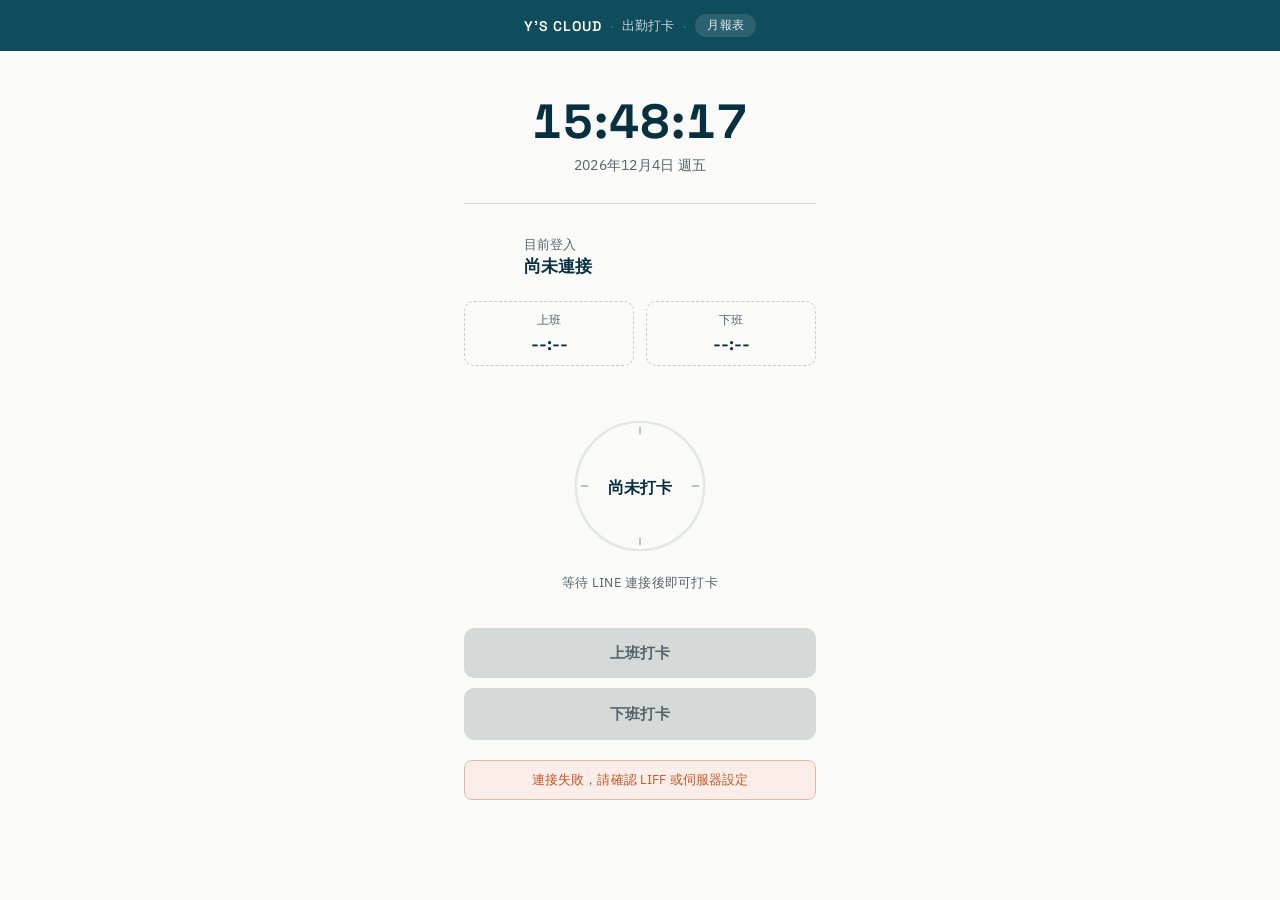
<file: index.html>
<!DOCTYPE html>
<html lang="zh-Hant">

<head>
    <meta charset="UTF-8" />
    <title>Y's Cloud 出勤系統</title>
</head>

<body>
    <script>
        window.location.href = './checkin/index.html' + window.location.search + window.location.hash;
    </script>
</body>

</html>
</file>
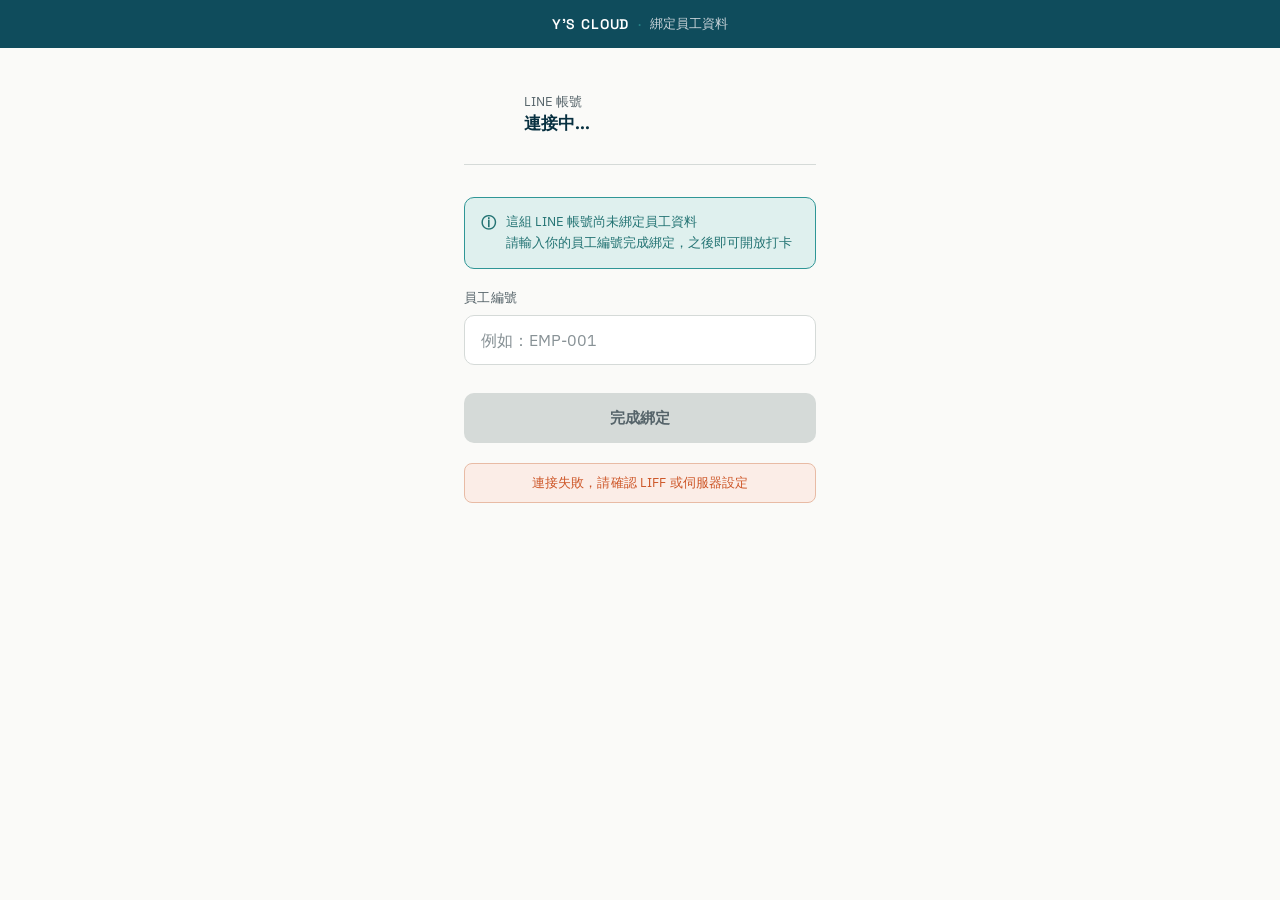
<file: bind/index.html>
<!DOCTYPE html>
<html lang="zh-Hant">

<head>
  <meta charset="UTF-8" />
  <meta name="viewport" content="width=device-width, initial-scale=1.0, viewport-fit=cover" />
  <title>綁定員工資料 · Y's Cloud</title>
  <link rel="icon" type="image/png" href="../assets/favicon.png" />
  <link rel="stylesheet" href="../assets/style.css?v=2" />
</head>

<body>

  <div class="screen">

    <div class="topbar">
      <span class="brand">Y'S CLOUD</span>
      <span class="sep">·</span>
      <span class="sub">綁定員工資料</span>
    </div>

    <div class="card">

      <!-- 使用者資訊（LINE 帳號） -->
      <div class="profile" style="margin-top: 12px;">
        <div class="avatar" id="avatarBox">
          <span class="placeholder">?</span>
        </div>
        <div class="info">
          <div class="greeting">LINE 帳號</div>
          <div class="name" id="userName">連接中...</div>
        </div>
      </div>

      <div class="divider"></div>

      <div class="hint-text">
        這組 LINE 帳號尚未綁定員工資料<br />
        請輸入你的員工編號完成綁定，之後即可開放打卡
      </div>

      <div class="field">
        <label for="empIdInput">員工編號</label>
        <input type="text" id="empIdInput" placeholder="" autocomplete="off" />
      </div>

      <div class="actions">
        <button class="btn btn-primary" id="btnBind" disabled>完成綁定</button>
      </div>

      <div class="status" id="statusBar">正在連接 LINE...</div>

    </div>
  </div>

  <script src="https://static.line-scdn.net/liff/edge/2/sdk.js"></script>
  <script src="../shared/config.js"></script>
  <script src="../shared/liff-utils.js?v=4"></script>
  <script>
    const statusBar = document.getElementById('statusBar');
    const btnBind = document.getElementById('btnBind');
    const empIdInput = document.getElementById('empIdInput');

    function setStatus(text, type) {
      statusBar.textContent = text;
      statusBar.className = 'status' + (type ? ' ' + type : '');
    }

    async function start() {
      try {
        const profile = await LiffUtils.init();
        if (!profile) return; // 正在導轉去登入

        document.getElementById('userName').textContent = profile.displayName;

        const avatarBox = document.getElementById('avatarBox');
        if (profile.pictureUrl) {
          avatarBox.innerHTML = `<img src="${profile.pictureUrl}" alt="頭像" />`;
        } else {
          avatarBox.innerHTML = `<span class="placeholder">${profile.displayName.charAt(0)}</span>`;
        }

        document.querySelector('.card').classList.add('ready');
        requestAnimationFrame(() => avatarBox.classList.add('loaded'));

        // 如果這個 LINE 帳號其實已經綁定過，直接導回打卡頁，不用再填一次
        const binding = await LiffUtils.checkBinding();
        if (binding.bound) {
          setStatus('這組帳號已經綁定過了，正在導回打卡頁...', 'ok');
          setTimeout(() => { window.location.href = '../checkin/index.html'; }, 800);
          return;
        }

        btnBind.disabled = false;
        setStatus('請輸入員工編號完成綁定', null);

      } catch (err) {
        console.error(err);
        setStatus('連接失敗，請確認 LIFF 或伺服器設定', 'error');
        document.querySelector('.card').classList.add('ready');
      }
    }

    btnBind.addEventListener('click', async () => {
      const empId = empIdInput.value.trim();
      if (!empId) {
        setStatus('請輸入員工編號', 'error');
        return;
      }

      btnBind.disabled = true;
      btnBind.textContent = '綁定中...';
      setStatus('正在驗證員工編號...', null);

      try {
        const result = await LiffUtils.bindEmployee(empId);

        if (result.success) {
          setStatus(`綁定成功！歡迎 ${result.empName}，正在前往打卡頁...`, 'ok');
          setTimeout(() => { window.location.href = '../checkin/index.html'; }, 1000);
        } else {
          setStatus(result.message || '綁定失敗，請確認員工編號是否正確', 'error');
          btnBind.disabled = false;
          btnBind.textContent = '完成綁定';
        }
      } catch (err) {
        console.error(err);
        setStatus('連線錯誤，請稍後再試', 'error');
        btnBind.disabled = false;
        btnBind.textContent = '完成綁定';
      }
    });

    // 按 Enter 鍵直接送出
    empIdInput.addEventListener('keydown', (e) => {
      if (e.key === 'Enter' && !btnBind.disabled) {
        btnBind.click();
      }
    });

    document.getElementById('empIdInput').placeholder = `例如：${CONFIG.EMP_ID_EXAMPLE}`;
    start();
  </script>

</body>

</html>
</file>
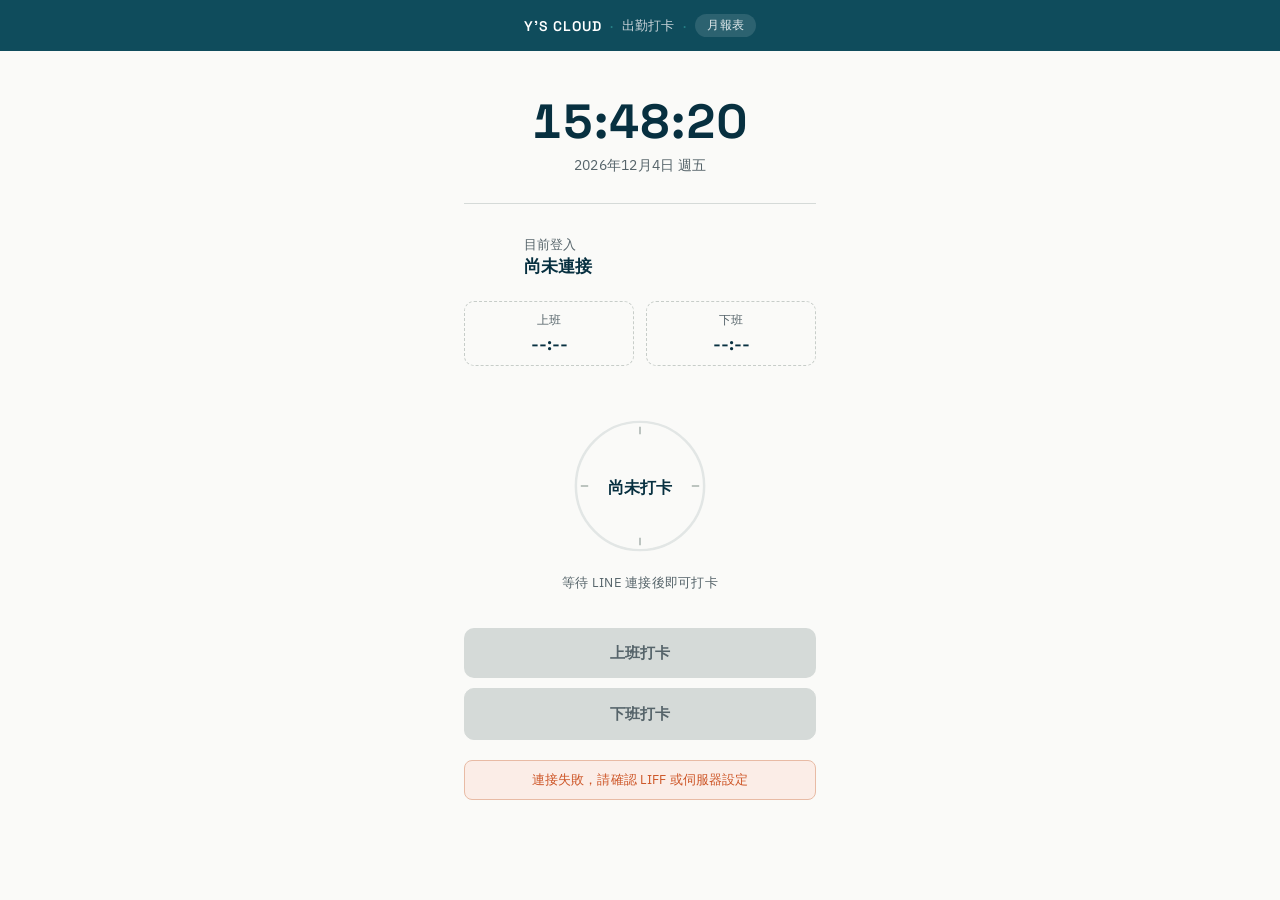
<file: checkin/index.html>
<!DOCTYPE html>
<html lang="zh-Hant">

<head>
    <meta charset="UTF-8" />
    <meta name="viewport" content="width=device-width, initial-scale=1.0, viewport-fit=cover" />
    <title>出勤打卡 · Y's Cloud</title>
    <link rel="icon" type="image/png" href="../assets/favicon.png" />
    <link rel="stylesheet" href="../assets/style.css?v=3" />
</head>

<body>

    <div class="screen">

        <div class="topbar">
            <span class="brand">Y'S CLOUD</span>
            <span class="sep">·</span>
            <span class="sub">出勤打卡</span>
            <span class="sep">·</span>
            <a class="topbar-link" href="../report/index.html">月報表</a>
        </div>

        <div class="card">

            <!-- 即時時鐘 -->
            <div class="clock">
                <div class="time" id="clockTime">--:--:--</div>
                <div class="date" id="clockDate">載入中</div>
            </div>

            <div class="divider"></div>

            <!-- 使用者資訊 -->
            <div class="profile">
                <div class="avatar" id="avatarBox">
                    <span class="placeholder">?</span>
                </div>
                <div class="info">
                    <div class="greeting">目前登入</div>
                    <div class="name" id="userName">尚未連接</div>
                    <div class="uid" id="userId"></div>
                </div>
            </div>

            <!-- 顯示今天時間的小欄位 -->
            <div class="today-summary">
                <div class="today-item">
                    <span class="today-label">上班</span>
                    <span class="today-time" id="todayIn">--:--</span>
                </div>
                <div class="today-item">
                    <span class="today-label">下班</span>
                    <span class="today-time" id="todayOut">--:--</span>
                </div>
            </div>

            <div class="attendance-note" id="attendanceNote"></div>

            <!-- 打卡印章 -->
            <div class="stamp-zone">
                <svg viewBox="0 0 120 120" fill="none" xmlns="http://www.w3.org/2000/svg" id="stampSvg">
                    <circle cx="60" cy="60" r="52" stroke="#E2E6E5" stroke-width="2" />
                    <circle cx="60" cy="60" r="52" stroke="#2F9696" stroke-width="2.5" stroke-dasharray="326.7"
                        stroke-dashoffset="326.7" id="stampRing" stroke-linecap="round" transform="rotate(-90 60 60)" />
                    <!-- 分鐘刻度 -->
                    <g stroke="#B7BFBB" stroke-width="1.5">
                        <line x1="60" y1="12" x2="60" y2="18" />
                        <line x1="60" y1="102" x2="60" y2="108" />
                        <line x1="12" y1="60" x2="18" y2="60" />
                        <line x1="102" y1="60" x2="108" y2="60" />
                    </g>
                    <text x="60" y="66" text-anchor="middle" font-family="Space Grotesk, sans-serif" font-weight="600"
                        font-size="13" fill="#073040" id="stampText">尚未打卡</text>
                </svg>
                <div class="stamp-label" id="stampLabel">等待 LINE 連接後即可打卡</div>
            </div>

            <!-- 動作按鈕 -->
            <div class="actions">
                <button class="btn btn-primary" id="btnCheckIn" disabled>上班打卡</button>
                <button class="btn btn-ghost" id="btnCheckOut" disabled>下班打卡</button>
            </div>

            <!-- 狀態列 -->
            <div class="status" id="statusBar">正在連接 LINE...</div>

            <!-- 測試用：登出重新測試登入流程，正式上線前移除 -->
            <!-- <div class="dev-tool">
                <button id="btnLogout">登出，重新測試登入流程</button>
            </div> -->

        </div>
    </div>

    <script src="https://static.line-scdn.net/liff/edge/2/sdk.js"></script>
    <script src="../shared/config.js"></script>
    <script src="../shared/liff-utils.js?v=4"></script>
    <script>
        // 即時時鐘
        function updateClock() {
            const now = new Date();
            const time = now.toLocaleTimeString('zh-TW', { hour12: false });
            const date = now.toLocaleDateString('zh-TW', {
                year: 'numeric', month: 'long', day: 'numeric', weekday: 'short'
            });
            document.getElementById('clockTime').textContent = time;
            document.getElementById('clockDate').textContent = date;
        }
        updateClock();
        setInterval(updateClock, 1000);

        const statusBar = document.getElementById('statusBar');

        function setStatus(text, type, autoHide) {
            statusBar.textContent = text;
            statusBar.className = 'status' + (type ? ' ' + type : '');
            statusBar.style.opacity = '1';
            if (autoHide) {
                clearTimeout(setStatus._t);
                setStatus._t = setTimeout(() => {
                    statusBar.style.opacity = '0';
                }, 2500);
            }
        }

        function renderTodayStatus(status) {
            const inBtn = document.getElementById('btnCheckIn');
            const outBtn = document.getElementById('btnCheckOut');
            const inTime = document.getElementById('todayIn');
            const outTime = document.getElementById('todayOut');

            if (status.checkIn) {
                const t = new Date(status.checkIn).toLocaleTimeString('zh-TW', { hour12: false });
                inTime.textContent = t;
                inTime.closest('.today-item').classList.add('filled');
                inBtn.disabled = true;
                inBtn.textContent = '已完成上班打卡';
            } else {
                inTime.textContent = '--:--';
                inBtn.disabled = false;
                inBtn.textContent = '上班打卡';
            }

            if (status.checkOut) {
                const t = new Date(status.checkOut).toLocaleTimeString('zh-TW', { hour12: false });
                outTime.textContent = t;
                outTime.closest('.today-item').classList.add('filled');
                outBtn.disabled = true;
                outBtn.textContent = '已完成下班打卡';
            } else {
                outBtn.disabled = !status.checkIn;
                outBtn.textContent = '下班打卡';
            }

            // 印章狀態也統一在這裡決定，不再各處分散設定
            const stampText = document.getElementById('stampText');
            const stampLabel = document.getElementById('stampLabel');
            const stampRing = document.getElementById('stampRing');

            if (status.checkOut) {
                stampText.textContent = '本日已完成';
                stampLabel.textContent = '辛苦了，今天出勤已完成';
                stampRing.style.strokeDashoffset = '0';
            } else if (status.checkIn) {
                stampText.textContent = '上班已打卡';
                stampLabel.textContent = '準備下班打卡';
                stampRing.style.strokeDashoffset = '0';
            } else {
                stampText.textContent = '尚未打卡';
                stampLabel.textContent = '準備打卡';
                stampRing.style.strokeDashoffset = '326.7';
            }
            // 遲到／早退提示（共用 LiffUtils.formatAttendanceNote，跟月報表單日明細同一套文案邏輯）
            const noteEl = document.getElementById('attendanceNote');
            const noteText = LiffUtils.formatAttendanceNote(status.lateMinutes, status.earlyMinutes);
            if (noteText) {
                noteEl.textContent = noteText;
                noteEl.classList.add('visible');
            } else {
                noteEl.textContent = '';
                noteEl.classList.remove('visible');
            }
        }

        async function start() {
            try {
                document.querySelectorAll('.today-item, .stamp-zone svg').forEach(el => {
                    el.classList.add('loading-pulse');
                });
                const profile = await LiffUtils.init();
                if (!profile) return; // 正在導轉去登入

                document.getElementById('userName').textContent = profile.displayName;
                document.getElementById('userId').textContent = 'LINE ID: ' + profile.userId;

                const avatarBox = document.getElementById('avatarBox');
                if (profile.pictureUrl) {
                    avatarBox.innerHTML = `<img src="${profile.pictureUrl}" alt="頭像" />`;
                } else {
                    avatarBox.innerHTML = `<span class="placeholder">${profile.displayName.charAt(0)}</span>`;
                }

                document.querySelector('.card').classList.add('ready');
                requestAnimationFrame(() => avatarBox.classList.add('loaded'));

                // 查詢是否已綁定員工資料
                setStatus('已連接 LINE，查詢綁定狀態中...', null);
                const binding = await LiffUtils.checkBinding();

                //  查詢完停止呼吸動畫
                document.querySelectorAll('.today-item, .stamp-zone svg').forEach(el => {
                    el.classList.remove('loading-pulse');
                });

                if (binding.blocked) {
                    setStatus(binding.message, 'error');
                } else if (binding.bound) {
                    LiffUtils.empId = binding.empId;
                    document.getElementById('userName').textContent = binding.empName;
                    setStatus('已綁定，歡迎回來', 'ok', true);

                    const today = await LiffUtils.getStatus();
                    renderTodayStatus(today);
                } else {
                    setStatus('尚未綁定員工資料，即將前往綁定頁面...', null);
                    setTimeout(() => {
                        window.location.href = '../bind/index.html';
                    }, 800);
                }

            } catch (err) {
                console.error(err);
                setStatus('連接失敗，請確認 LIFF 或伺服器設定', 'error');
                document.querySelector('.card').classList.add('ready');

                document.querySelectorAll('.today-item, .stamp-zone svg').forEach(el => {
                    el.classList.remove('loading-pulse');
                });
            }
        }

        // 測試用：登出後重新整理頁面，會重新觸發登入流程
        // document.getElementById('btnLogout').addEventListener('click', () => {
        //     liff.logout();
        //     window.location.reload();
        // });

        // 按下按鈕先做視覺回饋，之後這裡會換成真正呼叫 Kintone API
        document.getElementById('btnCheckIn').addEventListener('click', async () => {
            const btn = document.getElementById('btnCheckIn');
            btn.disabled = true;
            setStatus('定位中...', null);
            try {
                const coords = await getCoords();
                setStatus('打卡處理中...', null);
                const result = await LiffUtils.punch('IN', coords);
                if (result.success) {
                    setStatus('上班打卡成功', 'ok', true);
                    renderTodayStatus(await LiffUtils.getStatus());
                } else {
                    setStatus(result.message, 'error');
                    btn.disabled = false;
                }
            } catch (err) {
                console.error(err);
                setStatus('連線錯誤，請稍後再試', 'error');
                btn.disabled = false;
            }
        });

        function getCoords() {
            return new Promise((resolve) => {
                if (!navigator.geolocation) {
                    alert('瀏覽器不支援定位');
                    return resolve(null);
                }
                navigator.geolocation.getCurrentPosition(
                    pos => resolve({ lat: pos.coords.latitude, lng: pos.coords.longitude }),
                    (err) => {
                        alert('定位失敗，代碼：' + err.code + '，訊息：' + err.message);
                        resolve(null);
                    },
                    { timeout: 15000, enableHighAccuracy: true, maximumAge: 0 }
                );
            });
        }

        document.getElementById('btnCheckOut').addEventListener('click', async () => {
            const btn = document.getElementById('btnCheckOut');
            btn.disabled = true;
            setStatus('定位中...', null);
            try {
                const coords = await getCoords();
                setStatus('打卡處理中...', null);
                const result = await LiffUtils.punch('OUT', coords);
                if (result.success) {
                    setStatus('下班打卡成功', 'ok', true);
                    renderTodayStatus(await LiffUtils.getStatus());
                } else {
                    setStatus(result.message, 'error');
                    btn.disabled = false;
                }
            } catch (err) {
                console.error(err);
                setStatus('連線錯誤，請稍後再試', 'error');
                btn.disabled = false;
            }
        });

        start();
    </script>

</body>

</html>
</file>
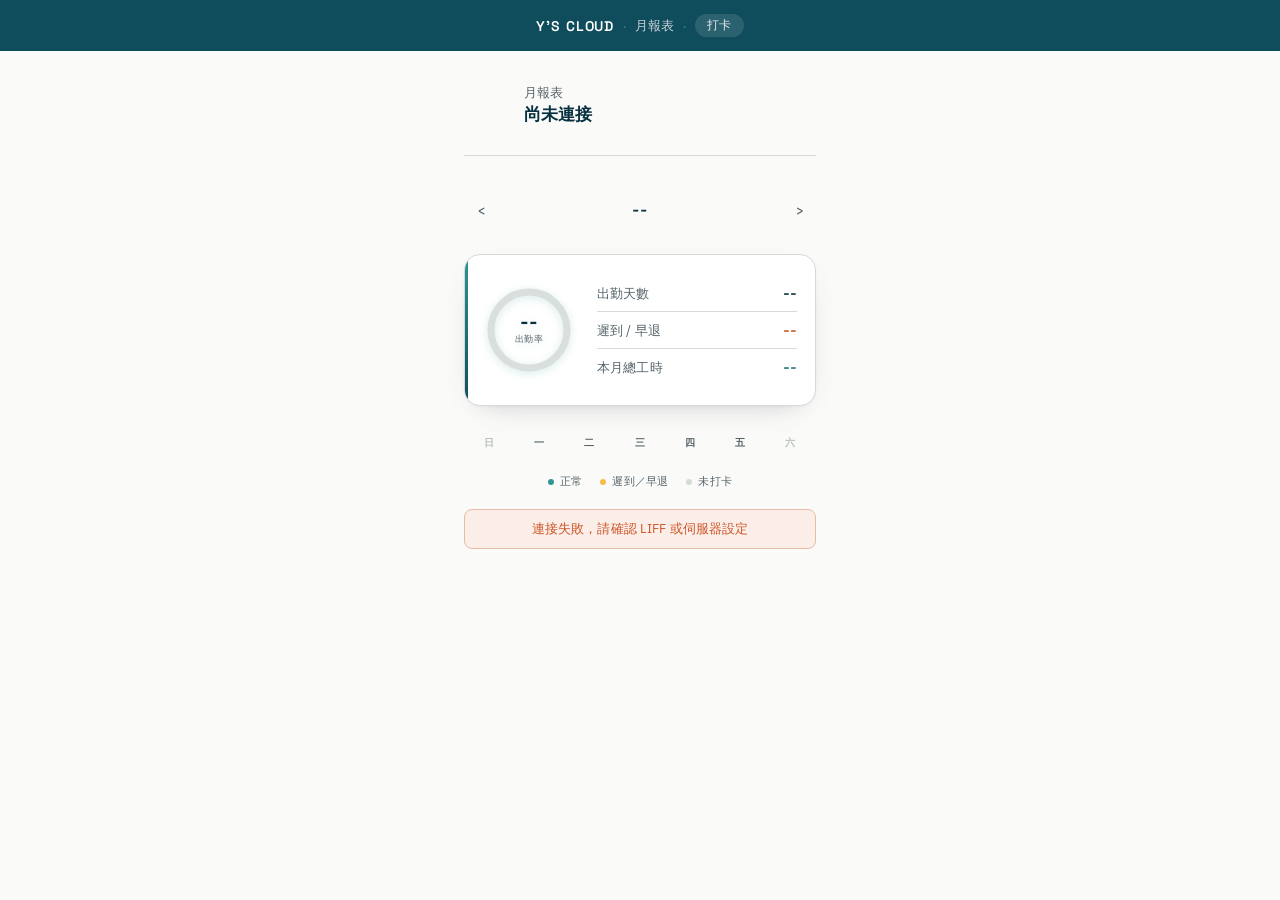
<file: report/index.html>
<!DOCTYPE html>
<html lang="zh-Hant">

<head>
    <meta charset="UTF-8" />
    <meta name="viewport" content="width=device-width, initial-scale=1.0, viewport-fit=cover" />
    <title>月報表 · Y's Cloud</title>
    <link rel="icon" type="image/png" href="../assets/favicon.png" />
    <link rel="stylesheet" href="../assets/style.css?v=3" />
    <link rel="stylesheet" href="report.css?v=1" />
</head>

<body>

    <div class="screen">

        <div class="topbar">
            <span class="brand">Y'S CLOUD</span>
            <span class="sep">·</span>
            <span class="sub">月報表</span>
            <span class="sep">·</span>
            <a class="topbar-link" href="../checkin/index.html">打卡</a>
        </div>

        <div class="card report-card">

            <!-- 使用者資訊 -->
            <div class="profile">
                <div class="avatar" id="avatarBox">
                    <span class="placeholder">?</span>
                </div>
                <div class="info">
                    <div class="greeting">月報表</div>
                    <div class="name" id="userName">尚未連接</div>
                </div>
            </div>

            <div class="divider"></div>

            <!-- 月份切換 -->
            <div class="month-switch">
                <button id="btnPrevMonth" aria-label="上個月">‹</button>
                <span class="month-label" id="monthLabel">--</span>
                <button id="btnNextMonth" aria-label="下個月">›</button>
            </div>

            <!-- 出勤率圓環 + 統計列 -->
            <div class="overview" id="overviewSection">
                <div class="rate-ring">
                    <svg viewBox="0 0 92 92">
                        <circle cx="46" cy="46" r="38" stroke="#D8DFDD" stroke-width="7" fill="none" />
                        <circle cx="46" cy="46" r="38" stroke="#1F8F86" stroke-width="7" fill="none"
                            stroke-linecap="round" stroke-dasharray="238.8" stroke-dashoffset="238.8"
                            transform="rotate(-90 46 46)" id="rateArc" />
                        <text x="46" y="44" text-anchor="middle" class="ring-num" id="rateNum">--</text>
                        <text x="46" y="58" text-anchor="middle" class="ring-label">出勤率</text>
                    </svg>
                </div>
                <div class="stat-rows">
                    <div class="stat-row">
                        <span class="stat-label">出勤天數</span>
                        <span class="stat-value" id="sumAttendance">--</span>
                    </div>
                    <div class="stat-row">
                        <span class="stat-label">遲到 / 早退</span>
                        <span class="stat-value warn" id="sumLateEarly">--</span>
                    </div>
                    <div class="stat-row">
                        <span class="stat-label">本月總工時</span>
                        <span class="stat-value teal" id="sumWorkTotal">--</span>
                    </div>
                </div>
            </div>

            <!-- 小日曆 -->
            <div class="calendar-section" id="calendarSection">
                <div class="calendar-weekdays">
                    <span>日</span><span>一</span><span>二</span><span>三</span><span>四</span><span>五</span><span>六</span>
                </div>
                <div class="calendar-grid" id="calendarGrid"></div>
                <div class="calendar-legend">
                    <span><i class="dot ok"></i>正常</span>
                    <span><i class="dot warn"></i>遲到／早退</span>
                    <span><i class="dot none"></i>未打卡</span>
                </div>
            </div>

            <!-- 點日期後顯示的單日明細 -->
            <div class="day-detail" id="dayDetail">
                <div class="dd-header">
                    <span class="dd-date" id="ddDate">--</span>
                    <span class="dd-status-pill" id="ddStatusPill">正常</span>
                </div>
                <div class="dd-times">
                    <div class="dd-item">
                        <div class="dd-label">上班</div>
                        <div class="dd-value" id="ddCheckIn">--:--</div>
                    </div>
                    <div class="dd-item">
                        <div class="dd-label">下班</div>
                        <div class="dd-value" id="ddCheckOut">--:--</div>
                    </div>
                    <div class="dd-item">
                        <div class="dd-label">工作時數</div>
                        <div class="dd-value" id="ddWorkHours">--</div>
                    </div>
                </div>
                <div class="dd-note" id="ddNote"></div>
            </div>

            <div class="status" id="statusBar">正在連接 LINE...</div>

        </div>
    </div>

    <script src="https://static.line-scdn.net/liff/edge/2/sdk.js"></script>
    <script src="../shared/config.js"></script>
    <script src="../shared/liff-utils.js?v=4"></script>
    <script>
        const statusBar = document.getElementById('statusBar');
        function setStatus(text, type) {
            statusBar.textContent = text;
            statusBar.className = 'status' + (type ? ' ' + type : '');
            statusBar.style.opacity = text ? '1' : '0';
        }

        // 目前畫面顯示中的年月（不能切到比今天所在月份更未來）
        const today = new Date();
        let viewYear = today.getFullYear();
        let viewMonth = today.getMonth() + 1; // 1~12
        let selectedDateStr = null;

        const monthLabel = document.getElementById('monthLabel');
        const btnPrev = document.getElementById('btnPrevMonth');
        const btnNext = document.getElementById('btnNextMonth');
        const calendarSection = document.getElementById('calendarSection');
        const overviewSection = document.getElementById('overviewSection');
        const dayDetail = document.getElementById('dayDetail');

        const RING_CIRCUMFERENCE = 238.8; // 2 * PI * 38，對應 SVG 圓環半徑

        function formatMinutesAsHM(totalMinutes) {
            const h = Math.floor(totalMinutes / 60);
            const m = totalMinutes % 60;
            return `${h} 小時 ${m} 分`;
        }

        function formatHM(iso) {
            return iso ? new Date(iso).toLocaleTimeString('zh-TW', { hour12: false, hour: '2-digit', minute: '2-digit' }) : null;
        }

        function isWarnStatus(day) {
            return !!(day && day.warn);
        }

        function buildProblemText(rec) {
            const parts = [];
            if (rec.lateIsProblem) parts.push(`遲到${rec.lateMinutes ? ' ' + formatMinutesAsHM(rec.lateMinutes) : ''}`);
            if (rec.earlyIsProblem) parts.push(rec.earlyIsMissingCheckout ? '下班未打卡' : `早退${rec.earlyMinutes ? ' ' + formatMinutesAsHM(rec.earlyMinutes) : ''}`);
            return parts.join('・');
        }

        function renderMonthLabel() {
            monthLabel.innerHTML = `<span class="yr">${viewYear}</span>${viewMonth} 月`;
            const isCurrentMonth = (viewYear === today.getFullYear() && viewMonth === today.getMonth() + 1);
            btnNext.disabled = isCurrentMonth;
        }

        // 出勤率：用「本月已經過去的平日天數」當分母，而不是整月天數，
        // 避免月初或還沒過完的月份看起來出勤率異常偏低
        function countWeekdaysUpTo(year, month, lastConsideredDay) {
            let count = 0;
            for (let d = 1; d <= lastConsideredDay; d++) {
                const wd = new Date(year, month - 1, d).getDay();
                if (wd !== 0 && wd !== 6) count++;
            }
            return count;
        }

        function renderRing(attendanceDays, weekdayCount) {
            const rateNum = document.getElementById('rateNum');
            const rateArc = document.getElementById('rateArc');
            if (weekdayCount <= 0) {
                rateNum.textContent = '--';
                rateArc.style.strokeDashoffset = RING_CIRCUMFERENCE;
                return;
            }
            const rate = Math.min(1, attendanceDays / weekdayCount);
            rateNum.textContent = `${Math.round(rate * 100)}%`;
            rateArc.style.strokeDashoffset = String(RING_CIRCUMFERENCE * (1 - rate));
        }

        function hideDayDetail() {
            dayDetail.classList.remove('visible');
            dayDetail.classList.remove('has-warn');
            selectedDateStr = null;
            document.querySelectorAll('.calendar-day.is-selected').forEach(el => el.classList.remove('is-selected'));
        }

        function showDayDetail(dateStr, rec, cellEl, isWeekend, isAnomaly) {
            document.querySelectorAll('.calendar-day.is-selected').forEach(el => el.classList.remove('is-selected'));
            cellEl.classList.add('is-selected');
            selectedDateStr = dateStr;

            const d = new Date(dateStr);
            document.getElementById('ddDate').textContent =
                `${d.getMonth() + 1} 月 ${d.getDate()} 日（${'日一二三四五六'[d.getDay()]}）`;

            const pill = document.getElementById('ddStatusPill');
            const ddTimes = document.querySelector('.dd-times');
            const ddNote = document.getElementById('ddNote');

            if (!rec) {
                if (ddTimes) ddTimes.style.display = 'none';
                const todayStr = Utilities_formatDate(today);
                const isFuture = dateStr > todayStr;
                const isToday = dateStr === todayStr;

                let statusKey, statusLabel, noteText;
                if (isWeekend) {
                    statusKey = 'none'; statusLabel = '例假日';
                    noteText = '非工作日，不列入出勤統計。';
                } else if (isFuture) {
                    statusKey = 'none'; statusLabel = '尚未發生';
                    noteText = '這天還沒到，尚無出勤資料。';
                } else if (isToday) {
                    statusKey = 'none'; statusLabel = '尚未打卡';
                    noteText = '今天目前還沒有打卡紀錄。';
                } else if (isAnomaly) {
                    statusKey = 'warn'; statusLabel = '未打卡異常';
                    noteText = '這天沒有任何打卡紀錄，請確認是否為漏打卡，必要時補登。';
                } else {
                    statusKey = 'none'; statusLabel = '未打卡';
                    noteText = '這天沒有打卡紀錄。';
                }

                pill.style.display = '';
                pill.textContent = statusLabel;
                pill.className = 'dd-status-pill' + (statusKey === 'warn' ? ' warn' : '');
                dayDetail.classList.toggle('has-warn', statusKey === 'warn');
                ddNote.textContent = noteText;
                ddNote.className = 'dd-note' + (statusKey === 'warn' ? ' dd-note-alert' : ' dd-note-muted');
                dayDetail.classList.add('visible');
                return;
            }

            if (ddTimes) ddTimes.style.display = '';
            const warn = isWarnStatus(rec);
            const hasProblem = rec.lateIsProblem || rec.earlyIsProblem;
            const problemText = buildProblemText(rec);
            const singleLabel = hasProblem ? problemText : (rec.status || '正常');

            pill.style.display = '';
            pill.textContent = singleLabel;
            pill.className = 'dd-status-pill' + (warn ? ' warn' : '');

            dayDetail.classList.toggle('has-warn', warn);

            document.getElementById('ddCheckIn').textContent = formatHM(rec.checkIn) || '--:--';
            document.getElementById('ddCheckOut').textContent = formatHM(rec.checkOut) || '--:--';
            document.getElementById('ddWorkHours').textContent = rec.workMinutes ? formatMinutesAsHM(rec.workMinutes) : '--';

            ddNote.textContent = '';
            ddNote.className = 'dd-note';

            dayDetail.classList.add('visible');
        }

        function renderCalendar(daysData, anomalyDates) {
            const calendarGrid = document.getElementById('calendarGrid');
            if (!calendarGrid) return;
            const byDate = {};
            daysData.forEach(d => { byDate[d.date] = d; });
            const anomalySet = new Set(anomalyDates || []);

            const firstWeekday = new Date(viewYear, viewMonth - 1, 1).getDay();
            const totalDays = new Date(viewYear, viewMonth, 0).getDate();
            const todayStr = Utilities_formatDate(today);

            calendarGrid.innerHTML = '';
            hideDayDetail();

            for (let i = 0; i < firstWeekday; i++) {
                const pad = document.createElement('div');
                pad.className = 'calendar-day pad';
                calendarGrid.appendChild(pad);
            }

            for (let day = 1; day <= totalDays; day++) {
                const dateStr = `${viewYear}-${String(viewMonth).padStart(2, '0')}-${String(day).padStart(2, '0')}`;
                const weekday = new Date(viewYear, viewMonth - 1, day).getDay();
                const rec = byDate[dateStr];
                const isAnomaly = anomalySet.has(dateStr);
                const isWeekend = weekday === 0 || weekday === 6;

                const cell = document.createElement('div');
                cell.className = 'calendar-day';
                if (isWeekend) cell.classList.add('weekend');
                if (dateStr === todayStr) cell.classList.add('is-today');

                if (rec) {
                    cell.classList.add('has-record');
                    const warn = isWarnStatus(rec);
                    const dotClass = warn ? 'warn' : 'ok';
                    const miniLabel = rec.workMinutes > 0 ? `${(rec.workMinutes / 60).toFixed(1)}h` : (formatHM(rec.checkIn) || '');
                    cell.innerHTML = `
                <span class="date-num">${day}</span>
                <span class="status-dot ${dotClass}"></span>
                <span class="mini-time">${miniLabel}</span>
            `;
                    cell.addEventListener('click', () => showDayDetail(dateStr, rec, cell, false, false));
                } else {
                    cell.classList.add('no-record');
                    if (isAnomaly) cell.classList.add('anomaly');
                    cell.innerHTML = `<span class="date-num">${day}</span>`;
                    cell.addEventListener('click', () => showDayDetail(dateStr, null, cell, isWeekend, isAnomaly));
                }

                calendarGrid.appendChild(cell);
            }
        }

        // 簡化版的日期字串格式化（避免額外依賴 GAS 的 Utilities）
        function Utilities_formatDate(d) {
            return `${d.getFullYear()}-${String(d.getMonth() + 1).padStart(2, '0')}-${String(d.getDate()).padStart(2, '0')}`;
        }

        const LATE_WARNING_THRESHOLD = 3; // 跟 kintone-report-view.js 的 CONFIG.rules.lateWarningThreshold 保持一致

        function renderReport(data) {
            hideDayDetail();
            const s = data.summary;
            document.getElementById('sumAttendance').textContent = `${s.attendanceDays} 天`;
            document.getElementById('sumLateEarly').textContent = `${s.lateDays} / ${s.earlyDays}`;
            document.getElementById('sumWorkTotal').textContent = formatMinutesAsHM(s.totalWorkMinutes);

            const isCurrentMonth = (viewYear === today.getFullYear() && viewMonth === today.getMonth() + 1);
            const lastConsideredDay = isCurrentMonth ? today.getDate() : new Date(viewYear, viewMonth, 0).getDate();
            const weekdayCount = countWeekdaysUpTo(viewYear, viewMonth, lastConsideredDay);
            renderRing(s.attendanceDays, weekdayCount);

            if (!data.days || data.days.length === 0) {
                overviewSection.style.display = 'none';
                calendarSection.innerHTML = `
                    <div class="empty-month">
                        <div class="em-icon">◌</div>
                        這個月還沒有任何打卡紀錄
                    </div>
                `;
            } else {
                overviewSection.style.display = '';
                // 若日曆區塊先前被清空過（切到空月份後又切回來），重建結構
                if (!document.getElementById('calendarGrid')) {
                    calendarSection.innerHTML = `
                        <div class="calendar-weekdays">
                            <span>日</span><span>一</span><span>二</span><span>三</span><span>四</span><span>五</span><span>六</span>
                        </div>
                        <div class="calendar-grid" id="calendarGrid"></div>
                        <div class="calendar-legend">
                            <span><i class="dot ok"></i>正常</span>
                            <span><i class="dot warn"></i>遲到／早退</span>
                            <span><i class="dot none"></i>未打卡</span>
                        </div>
                    `;
                }
                renderCalendar(data.days, data.anomalyDates);
            }
        }

        async function loadReport() {
            renderMonthLabel();
            setStatus('讀取月報表中...', null);
            const requestYear = viewYear;
            const requestMonth = viewMonth;
            try {
                const data = await LiffUtils.getMonthlyReport(requestYear, requestMonth);
                // 回應回來時，如果使用者已經切去別的月份，這筆是舊回應，不要套用
                if (requestYear !== viewYear || requestMonth !== viewMonth) return;
                if (data.error) {
                    setStatus(data.message || '讀取月報表失敗', 'error');
                    return;
                }
                renderReport(data);
                setStatus('', null);
            } catch (err) {
                console.error(err);
                setStatus('連線錯誤，請稍後再試', 'error');
            }
        }

        btnPrev.addEventListener('click', () => {
            viewMonth--;
            if (viewMonth < 1) { viewMonth = 12; viewYear--; }
            loadReport();
        });

        btnNext.addEventListener('click', () => {
            if (btnNext.disabled) return;
            viewMonth++;
            if (viewMonth > 12) { viewMonth = 1; viewYear++; }
            loadReport();
        });

        async function start() {
            try {
                const profile = await LiffUtils.init();
                if (!profile) return; // 正在導轉去登入

                const avatarBox = document.getElementById('avatarBox');
                if (profile.pictureUrl) {
                    avatarBox.innerHTML = `<img src="${profile.pictureUrl}" alt="頭像" />`;
                } else {
                    avatarBox.innerHTML = `<span class="placeholder">${profile.displayName.charAt(0)}</span>`;
                }
                document.querySelector('.card').classList.add('ready');
                requestAnimationFrame(() => avatarBox.classList.add('loaded'));

                setStatus('已連接 LINE，查詢綁定狀態中...', null);
                const binding = await LiffUtils.checkBinding();

                if (binding.blocked) {
                    setStatus(binding.message, 'error');
                    return;
                }
                if (!binding.bound) {
                    setStatus('尚未綁定員工資料，即將前往綁定頁面...', null);
                    setTimeout(() => { window.location.href = '../bind/index.html'; }, 800);
                    return;
                }

                LiffUtils.empId = binding.empId;
                document.getElementById('userName').textContent = binding.empName;

                await loadReport();
            } catch (err) {
                console.error(err);
                setStatus('連接失敗，請確認 LIFF 或伺服器設定', 'error');
                document.querySelector('.card').classList.add('ready');
            }
        }

        start();
    </script>

</body>

</html>
</file>
<file: assets/style.css>
/* ============================================
   Y's Cloud 出勤系統 — 共用樣式
   配色系統：深藍 + 藍綠，延續 ERP 簡報視覺識別
   ============================================ */

@import url('https://fonts.googleapis.com/css2?family=Space+Grotesk:wght@400;500;600;700&family=IBM+Plex+Sans:wght@400;500;600&display=swap');

:root {
    /* 色彩 token */
    --paper: #FAFAF8;
    --paper-raised: #FFFFFF;
    --navy-deep: #073040;
    --navy: #0F4C5C;
    --teal: #2F9696;
    --teal-deep: #237373;
    --teal-soft: #DFF0EE;
    --ink: #073040;
    --muted: #56646A;
    --line: #D5DAD8;
    --warn: #CD5526;
    --amber: #F7BC49;
    --amber-soft: #FDF2DE;
    --amber-line: #EAD9AE;
    --amber-deep: #9C6B1F;

    /* 字體 */
    --font-display: 'Space Grotesk', 'IBM Plex Sans', sans-serif;
    --font-body: 'IBM Plex Sans', -apple-system, BlinkMacSystemFont, sans-serif;
}

* {
    box-sizing: border-box;
    margin: 0;
    padding: 0;
}

html,
body {
    height: 100%;
}

body {
    font-family: var(--font-body);
    background: var(--paper);
    color: var(--ink);
    -webkit-font-smoothing: antialiased;
}

.screen {
    min-height: 100vh;
    display: flex;
    flex-direction: column;
    align-items: center;
    padding: 0 0 32px;
}

/* 頂部識別條
   單行 flex，所有內容（品牌字＋分隔點＋子標題＋導覽圖示）
   當同一組一起置中，不拆欄、不用絕對定位，
   寬螢幕也不會有元素各自漂移的問題 */
.topbar {
    width: 100%;
    background: var(--navy);
    color: #FFFFFF;
    padding: 14px 20px;
    display: flex;
    align-items: center;
    justify-content: center;
    gap: 8px;
    flex-wrap: wrap;
}

.topbar .brand {
    font-family: var(--font-display);
    font-weight: 600;
    font-size: 14px;
    letter-spacing: 0.06em;
}

.topbar .sep {
    color: var(--teal);
    opacity: 0.7;
}

.topbar .sub {
    font-size: 13px;
    color: #C7D2D8;
}

/* 導覽小圖示：緊跟在子標題後面，跟文字同一列一起置中，
   line-height:0 + 14px 尺寸確保不會撐高整條 topbar */
.topbar-link {
    display: inline-flex;
    align-items: center;
    padding: 3px 12px;
    border-radius: 20px;
    background: rgba(255, 255, 255, 0.12);
    color: #E4ECEE;
    font-size: 12px;
    text-decoration: none;
    letter-spacing: 0.02em;
    transition: background 0.15s ease, color 0.15s ease;
}

.topbar-link:hover {
    background: rgba(255, 255, 255, 0.22);
    color: #FFFFFF;
}

.topbar-link svg {
    display: block;
    width: 14px;
    height: 14px;
    stroke-width: 2.2;
}

/* 主體容器 */
.card {
    width: 100%;
    max-width: 400px;
    padding: 28px 24px 0;
    display: flex;
    flex-direction: column;
    align-items: center;
}

/* 即時時鐘 */
.clock {
    text-align: center;
    margin-top: 12px;
}

.clock .time {
    font-family: var(--font-display);
    font-weight: 700;
    font-size: 48px;
    letter-spacing: 0.02em;
    color: var(--navy-deep);
    font-variant-numeric: tabular-nums;
}

.clock .date {
    margin-top: 4px;
    font-size: 14px;
    color: var(--muted);
    letter-spacing: 0.02em;
}

.divider {
    width: 100%;
    height: 1px;
    background: var(--line);
    margin: 28px 0;
}

/* 使用者資訊 */
.profile {
    display: flex;
    align-items: center;
    gap: 12px;
    width: 100%;
    padding: 4px 4px 0;
}

.profile .avatar {
    width: 44px;
    height: 44px;
    border-radius: 50%;
    background: var(--teal-soft);
    border: 1.5px solid var(--teal);
    overflow: hidden;
    flex-shrink: 0;
    display: flex;
    align-items: center;
    justify-content: center;
}

.profile .avatar img {
    width: 100%;
    height: 100%;
    object-fit: cover;
}

.profile .avatar .placeholder {
    color: var(--teal-deep);
    font-family: var(--font-display);
    font-weight: 600;
    font-size: 16px;
}

.profile .info .greeting {
    font-size: 13px;
    color: var(--muted);
}

.profile .info .name {
    font-family: var(--font-display);
    font-weight: 600;
    font-size: 17px;
    color: var(--ink);
    margin-top: 1px;
}

.profile .info .uid {
    margin-top: 3px;
    font-size: 11px;
    color: var(--muted);
    font-family: 'Space Grotesk', monospace;
    letter-spacing: 0.01em;
    word-break: break-all;
}

/* 進場動畫：淡入 + 輕微上滑 */
.card {
    opacity: 0;
    transform: translateY(10px);
}

.card.ready {
    opacity: 1;
    transform: translateY(0);
    transition: opacity 0.45s ease, transform 0.45s ease;
}

.profile .avatar {
    transform: scale(0.9);
    opacity: 0;
}

.profile .avatar.loaded {
    transform: scale(1);
    opacity: 1;
    transition: transform 0.35s ease, opacity 0.35s ease;
}

/* 測試用小連結（正式上線前可移除） */
.dev-tool {
    margin-top: 18px;
    text-align: center;
}

.dev-tool button {
    background: none;
    border: none;
    color: var(--muted);
    font-size: 12px;
    text-decoration: underline;
    cursor: pointer;
    padding: 4px;
}

.dev-tool button:hover {
    color: var(--teal-deep);
}

/* 打卡印章區 */
.stamp-zone {
    margin: 36px 0 8px;
    display: flex;
    flex-direction: column;
    align-items: center;
}

.stamp-zone svg {
    width: 148px;
    height: 148px;
}

.stamp-label {
    margin-top: 14px;
    font-size: 13px;
    color: var(--muted);
    letter-spacing: 0.02em;
}

/* 按鈕 */
.actions {
    width: 100%;
    display: flex;
    flex-direction: column;
    gap: 10px;
    margin-top: 28px;
}

.btn {
    width: 100%;
    padding: 15px;
    border-radius: 10px;
    border: none;
    font-family: var(--font-body);
    font-weight: 600;
    font-size: 15px;
    letter-spacing: 0.01em;
    cursor: pointer;
    transition: transform 0.08s ease, background 0.15s ease;
}

.btn:active {
    transform: scale(0.98);
}

.btn-primary {
    background: var(--teal);
    color: #FFFFFF;
}

.btn-primary:hover {
    background: var(--teal-deep);
}

.btn-primary:disabled {
    background: var(--line);
    color: var(--muted);
    cursor: not-allowed;
}

.btn-ghost {
    background: transparent;
    color: var(--navy);
    border: 1.5px solid var(--line);
}

.btn-ghost:hover {
    border-color: var(--teal);
    color: var(--teal-deep);
}

.btn-ghost:disabled {
    background: var(--line);
    color: var(--muted);
    border-color: var(--line);
    cursor: not-allowed;
}

.btn-ghost:disabled:hover {
    border-color: var(--line);
    color: var(--muted);
}

/* 狀態列 */
.status {
    margin-top: 20px;
    padding: 0 4px;
    font-size: 12.5px;
    color: var(--muted);
    width: 100%;
    text-align: center;
    letter-spacing: 0.01em;
    background: none;
    border: none;
    transition: opacity 0.4s ease;
}

.status.ok {
    color: var(--teal-deep);
    background: var(--teal-soft);
    border: 1px solid var(--teal);
    border-radius: 8px;
    padding: 10px 14px;
}

.status.error {
    color: var(--warn);
    background: #FBEDE7;
    border: 1px solid #E8BBA5;
    border-radius: 8px;
    padding: 10px 14px;
}

/* 鍵盤可視焦點 */
:focus-visible {
    outline: 2px solid var(--teal);
    outline-offset: 2px;
}

/* 動態減弱偏好 */
@media (prefers-reduced-motion: reduce) {
    * {
        transition: none !important;
        animation: none !important;
    }
}

/* 綁定畫面：員工編號輸入框 */
.field {
    width: 100%;
    margin-top: 20px;
}

.field label {
    display: block;
    font-size: 13px;
    color: var(--muted);
    margin-bottom: 8px;
    letter-spacing: 0.02em;
}

.field input {
    width: 100%;
    padding: 14px 16px;
    border-radius: 10px;
    border: 1.5px solid var(--line);
    font-family: var(--font-body);
    font-size: 16px;
    color: var(--ink);
    background: var(--paper-raised);
    transition: border-color 0.15s ease;
}

.field input:focus {
    outline: none;
    border-color: var(--teal);
}

.field input::placeholder {
    color: var(--muted);
    opacity: 0.7;
}

.hint-text {
    width: 100%;
    display: flex;
    align-items: flex-start;
    gap: 10px;
    background: var(--teal-soft);
    border: 1px solid var(--teal);
    border-radius: 10px;
    padding: 14px 16px;
    margin-top: 4px;
    font-size: 13px;
    color: var(--teal-deep);
    line-height: 1.6;
    text-align: left;
}

.hint-text::before {
    content: "ⓘ";
    font-family: var(--font-display);
    font-weight: 700;
    flex-shrink: 0;
    font-size: 15px;
    line-height: 1.4;
}

.today-summary {
    display: flex;
    gap: 12px;
    width: 100%;
    margin-top: 20px;
}

.attendance-note {
    width: 100%;
    margin-top: 10px;
    padding: 0;
    font-size: 12.5px;
    color: var(--amber-deep);
    text-align: center;
    letter-spacing: 0.01em;
    max-height: 0;
    overflow: hidden;
    transition: max-height 0.25s ease, opacity 0.25s ease;
    opacity: 0;
}

.attendance-note.visible {
    max-height: 40px;
    padding: 6px 0 0;
    opacity: 1;
}

.today-item {
    flex: 1;
    background: var(--paper);
    border: 1px dashed #C7CDC9;
    border-radius: 10px;
    padding: 10px 0;
    text-align: center;
    transition: border-color 0.2s ease, background 0.2s ease;
}

.today-item.filled {
    background: var(--teal-soft);
    border: 1px solid var(--teal);
    animation: item-pop 0.35s ease;
}

.today-item.filled .today-time {
    color: var(--teal-deep);
}

@keyframes item-pop {
    0% {
        transform: scale(0.92);
        opacity: 0.6;
    }

    60% {
        transform: scale(1.03);
    }

    100% {
        transform: scale(1);
        opacity: 1;
    }
}

#stampRing {
    transition: stroke-dashoffset 0.6s cubic-bezier(0.4, 0, 0.2, 1);
}

.today-label {
    display: block;
    font-size: 11.5px;
    color: var(--muted);
    letter-spacing: 0.03em;
}

.today-time {
    display: block;
    margin-top: 4px;
    font-family: var(--font-display);
    font-weight: 600;
    font-size: 18px;
    color: var(--navy-deep);
    font-variant-numeric: tabular-nums;
}

@keyframes skeleton-pulse {

    0%,
    100% {
        opacity: 1;
    }

    50% {
        opacity: 0.4;
    }
}

.loading-pulse {
    animation: skeleton-pulse 1.2s ease-in-out infinite;
}
</file>
<file: report/report.css>
/* ============================================
   Y's Cloud 出勤系統 — 月報表頁面樣式
   承接 style.css 的色彩 token，不新增主色，
   靠留白、線條層次、陰影節奏把「高級感」做出來，
   核心視覺：把打卡頁的「圓環印章」語彙延伸成
   「出勤率圓環」，讓兩個頁面感覺是同一套系統
   ============================================ */

.report-card {
    padding-bottom: 32px;
}

/* ---- 月份切換 ----
   拿掉厚重的邊框按鈕，改成更輕、更安靜的樣式，
   兩側加細線把「這是一個切換區塊」的邊界感做出來 */
.month-switch {
    display: flex;
    align-items: center;
    justify-content: space-between;
    width: 100%;
    margin-top: 6px;
    padding: 2px 0;
}

.month-switch button {
    background: transparent;
    border: none;
    width: 34px;
    height: 34px;
    border-radius: 50%;
    font-family: var(--font-display);
    font-size: 16px;
    color: var(--muted);
    cursor: pointer;
    display: flex;
    align-items: center;
    justify-content: center;
    transition: background 0.15s ease, color 0.15s ease, transform 0.08s ease;
}

.month-switch button:disabled {
    color: var(--line);
    cursor: not-allowed;
}

.month-switch button:not(:disabled):hover {
    background: var(--teal-soft);
    color: var(--teal-deep);
}

.month-switch button:not(:disabled):active {
    transform: scale(0.9);
}

.month-label {
    font-family: var(--font-display);
    font-weight: 600;
    font-size: 17px;
    color: var(--navy-deep);
    letter-spacing: 0.03em;
}

.month-label .yr {
    color: var(--muted);
    font-weight: 500;
    font-size: 12.5px;
    letter-spacing: 0.04em;
    margin-right: 7px;
}

/* ---- 出勤率圓環 + 統計列 ---- */
.overview {
    display: flex;
    align-items: center;
    gap: 22px;
    width: 100%;
    margin-top: 26px;
    padding: 20px 18px;
    background: var(--paper-raised);
    border: 1px solid var(--line);
    border-radius: 16px;
    box-shadow: 0 1px 2px rgba(13, 27, 38, 0.03), 0 10px 28px -18px rgba(13, 27, 38, 0.35);
    position: relative;
    overflow: hidden;
}

/* 左側細細一條 teal 色帶，像帳本頁緣的裝訂線，統一與圓環顏色呼應 */
.overview::before {
    content: "";
    position: absolute;
    left: 0;
    top: 0;
    bottom: 0;
    width: 3px;
    background: linear-gradient(180deg, var(--teal) 0%, var(--navy) 100%);
}

.rate-ring {
    position: relative;
    width: 92px;
    height: 92px;
    flex-shrink: 0;
}

.rate-ring svg {
    width: 100%;
    height: 100%;
    filter: drop-shadow(0 2px 4px rgba(31, 143, 134, 0.18));
}

.rate-ring .ring-num {
    font-family: var(--font-display);
    font-weight: 700;
    font-size: 20px;
    fill: var(--navy-deep);
    letter-spacing: 0.01em;
}

.rate-ring .ring-label {
    font-size: 8.5px;
    fill: var(--muted);
    letter-spacing: 0.06em;
}

.stat-rows {
    flex: 1;
    display: flex;
    flex-direction: column;
}

.stat-row {
    display: flex;
    align-items: baseline;
    justify-content: space-between;
    padding: 8px 0;
}

.stat-row+.stat-row {
    border-top: 1px solid var(--line);
}

.stat-row .stat-label {
    font-size: 12.5px;
    color: var(--muted);
    letter-spacing: 0.01em;
}

.stat-row .stat-value {
    font-family: var(--font-display);
    font-weight: 600;
    font-size: 15.5px;
    color: var(--ink);
    font-variant-numeric: tabular-nums;
    letter-spacing: 0.01em;
}

.stat-row .stat-value.warn {
    color: var(--warn);
}

.stat-row .stat-value.teal {
    color: var(--teal-deep);
}

/* ---- 小日曆 ---- */
.calendar-section {
    width: 100%;
    margin-top: 30px;
}

.calendar-weekdays {
    display: grid;
    grid-template-columns: repeat(7, 1fr);
    margin-bottom: 8px;
}

.calendar-weekdays span {
    text-align: center;
    font-size: 10px;
    font-weight: 600;
    color: var(--muted);
    letter-spacing: 0.08em;
}

.calendar-weekdays span:first-child,
.calendar-weekdays span:last-child {
    color: #B7C1BE;
}

.calendar-grid {
    display: grid;
    grid-template-columns: repeat(7, 1fr);
    gap: 6px;
}

.calendar-day {
    position: relative;
    aspect-ratio: 1 / 1;
    border-radius: 5px;
    background: var(--paper-raised);
    border: 0.5px solid var(--line);
    padding: 6px 3px 5px;
    display: flex;
    flex-direction: column;
    align-items: center;
    box-sizing: border-box;
    cursor: default;
    transition: border-color 0.12s ease, box-shadow 0.12s ease, transform 0.08s ease;
}

.calendar-day.pad {
    visibility: hidden;
}

.calendar-day.weekend {
    background: var(--paper);
}

.calendar-day.no-record {
    cursor: pointer;
    opacity: 0.45;
}

.calendar-day.has-record {
    cursor: pointer;
}

.calendar-day.has-record:active {
    transform: scale(0.92);
}

/* 用 box-shadow 做內縮外框，避免 border-width 跳動造成的排版位移 */
.calendar-day.is-today {
    border-color: var(--navy);
    box-shadow: 0 0 0 1px var(--navy);
}

.calendar-day.is-selected {
    background: var(--teal-soft);
    border-color: var(--teal);
    box-shadow: 0 4px 10px -6px rgba(31, 143, 134, 0.5);
}

.calendar-day .date-num {
    font-family: var(--font-display);
    font-weight: 600;
    font-size: 11.5px;
    color: var(--ink);
    line-height: 1;
}

.calendar-day.weekend .date-num {
    color: #ABB6B2;
}

.calendar-day .status-dot {
    position: absolute;
    top: 6px;
    right: 6px;
    width: 5px;
    height: 5px;
    border-radius: 50%;
    box-shadow: 0 0 0 2px var(--paper-raised);
}

.calendar-day.weekend .status-dot {
    box-shadow: 0 0 0 2px var(--paper);
}

.calendar-day .status-dot.ok {
    background: var(--teal);
}

.calendar-day .status-dot.warn {
    background: var(--amber);
}

.calendar-day.no-record.anomaly {
    border-style: dashed;
    border-color: var(--warn);
    opacity: 0.75;
}

.calendar-day .mini-time {
    margin-top: auto;
    font-size: 8px;
    color: var(--muted);
    font-variant-numeric: tabular-nums;
    letter-spacing: -0.01em;
}

.calendar-legend {
    display: flex;
    gap: 18px;
    justify-content: center;
    margin-top: 16px;
    font-size: 10.5px;
    color: var(--muted);
    letter-spacing: 0.02em;
}

.calendar-legend span {
    display: inline-flex;
    align-items: center;
    gap: 6px;
}

.calendar-legend .dot {
    width: 6px;
    height: 6px;
    border-radius: 50%;
}

.calendar-legend .dot.ok {
    background: var(--teal);
}

.calendar-legend .dot.warn {
    background: var(--amber);
}

.calendar-legend .dot.none {
    background: var(--line);
}

/* ---- 單日明細 ----
   從「色塊警示」改成「浮起卡片 + 左側色條」，
   質感更接近收據存根，而不是警告框 */
.day-detail {
    width: 100%;
    margin-top: 16px;
    padding: 16px 18px;
    background: var(--paper-raised);
    border: 1px solid var(--line);
    border-radius: 14px;
    box-shadow: 0 1px 2px rgba(13, 27, 38, 0.03), 0 10px 24px -18px rgba(13, 27, 38, 0.4);
    position: relative;
    overflow: hidden;
    display: none;
    opacity: 0;
    transform: translateY(-4px);
    transition: opacity 0.2s ease, transform 0.2s ease;
}

.day-detail::before {
    content: "";
    position: absolute;
    left: 0;
    top: 0;
    bottom: 0;
    width: 3px;
    background: var(--teal);
}

.day-detail.has-warn::before {
    background: var(--amber);
}


.day-detail.visible {
    display: block;
    opacity: 1;
    transform: translateY(0);
}

.day-detail .dd-header {
    display: flex;
    align-items: center;
    justify-content: space-between;
}

.day-detail .dd-date {
    font-family: var(--font-display);
    font-weight: 600;
    font-size: 14.5px;
    color: var(--navy-deep);
    letter-spacing: 0.01em;
}

.day-detail .dd-status-pill {
    font-size: 10.5px;
    font-weight: 600;
    letter-spacing: 0.03em;
    padding: 4px 10px;
    border-radius: 20px;
    background: var(--teal-soft);
    color: var(--teal-deep);
}

.day-detail .dd-status-pill.warn {
    background: var(--amber-soft);
    color: var(--amber-deep);
}

.day-detail .dd-times {
    display: flex;
    gap: 22px;
    margin-top: 12px;
}

.day-detail .dd-item .dd-label {
    font-size: 10.5px;
    color: var(--muted);
    letter-spacing: 0.02em;
}

.day-detail .dd-item .dd-value {
    margin-top: 3px;
    font-family: var(--font-display);
    font-weight: 600;
    font-size: 16.5px;
    color: var(--ink);
    font-variant-numeric: tabular-nums;
}

.day-detail .dd-note {
    margin-top: 10px;
    padding-top: 10px;
    border-top: 1px dashed var(--line);
    font-size: 11.5px;
    color: var(--amber);
    letter-spacing: 0.01em;
}

.day-detail .dd-note {
    margin-top: 10px;
    padding-top: 10px;
    border-top: 1px dashed var(--line);
    font-size: 11.5px;
    letter-spacing: 0.01em;
}

.day-detail .dd-note-alert {
    color: var(--amber-deep);
}

.day-detail .dd-note-muted {
    color: var(--muted);
}

/* ---- 空月份提示 ---- */
.empty-month {
    width: 100%;
    text-align: center;
    padding: 48px 20px;
    color: var(--muted);
    font-size: 13px;
    line-height: 1.7;
}

.empty-month .em-icon {
    font-family: var(--font-display);
    font-size: 24px;
    color: var(--line);
    margin-bottom: 8px;
    letter-spacing: 0.1em;
}
</file>
